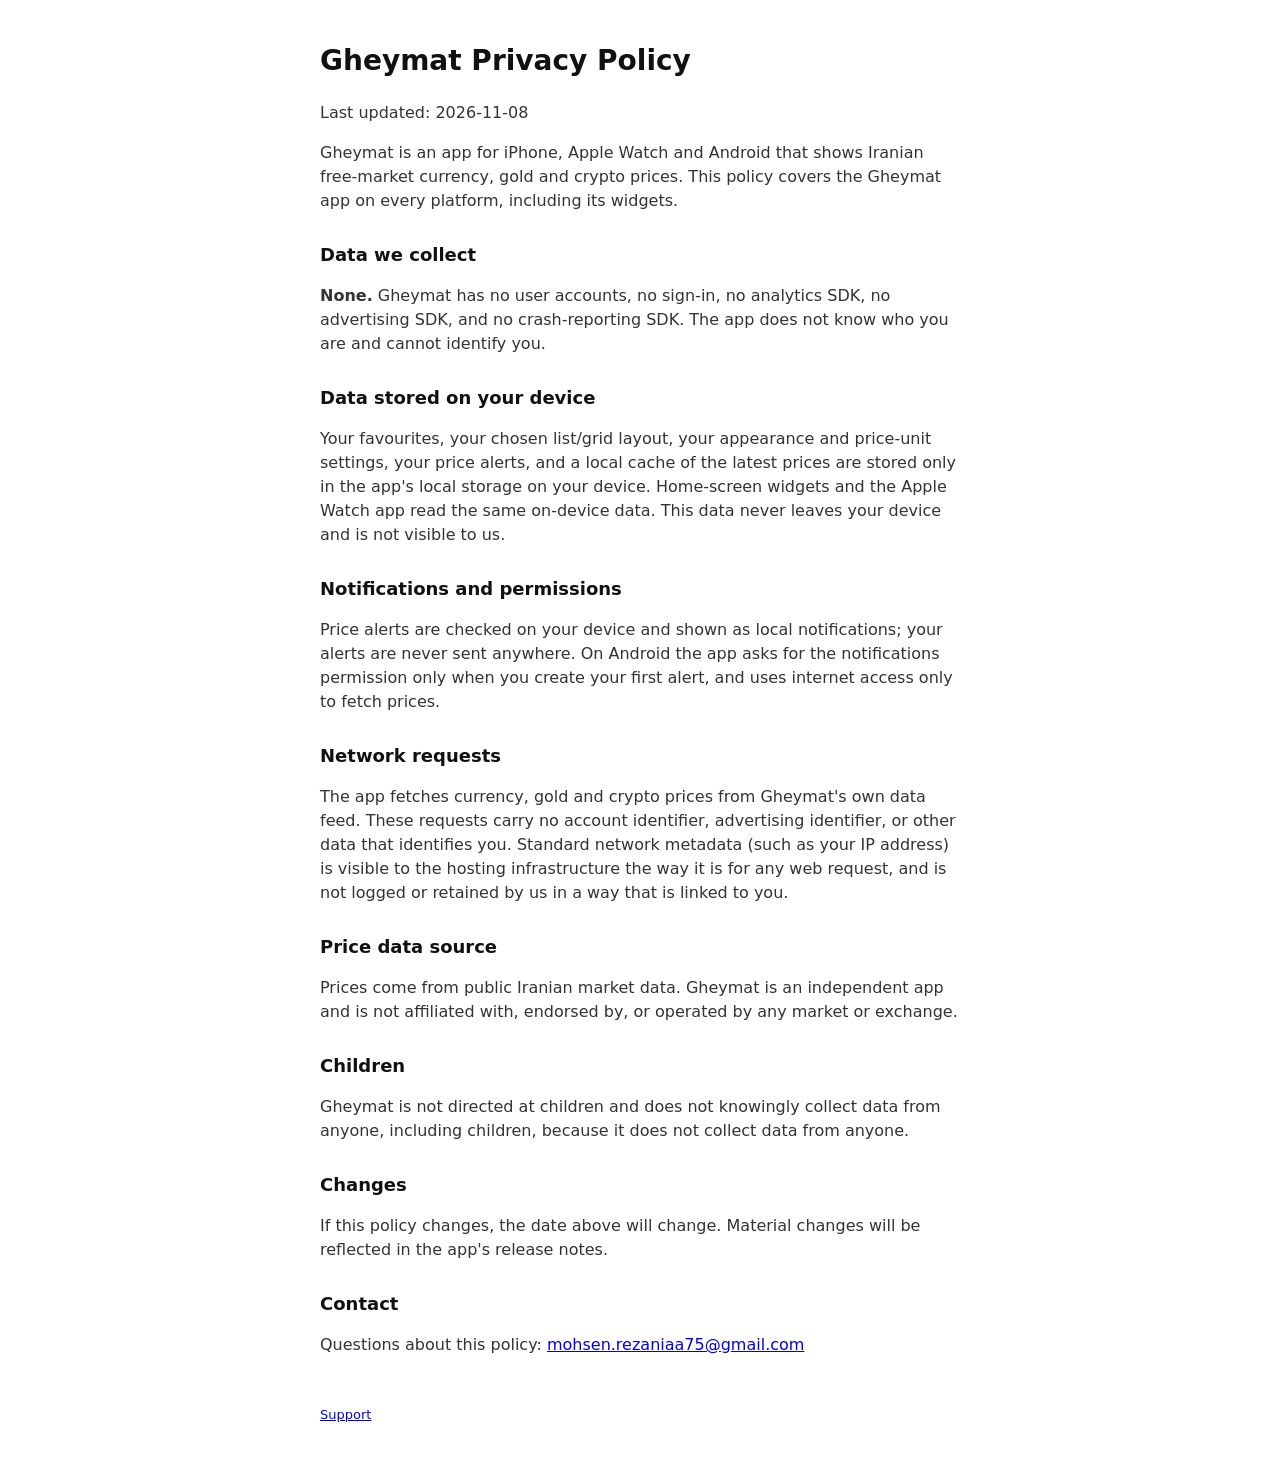
<file: privacy.html>
<!doctype html><meta charset="utf-8"><meta name="viewport" content="width=device-width, initial-scale=1"><title>Gheymat Privacy Policy</title>
<style>body{font:16px/1.5 -apple-system,system-ui,sans-serif;max-width:640px;margin:40px auto;padding:0 20px;color:#111}
h1{font-size:28px}h2{font-size:18px;margin-top:28px}p,li{color:#333}footer{margin-top:48px;color:#777;font-size:13px}</style>
<h1>Gheymat Privacy Policy</h1>
<p>Last updated: 2026-11-08</p>
<p>Gheymat is an app for iPhone, Apple Watch and Android that shows Iranian free-market currency, gold and crypto
prices. This policy covers the Gheymat app on every platform, including its widgets.</p>
<h2>Data we collect</h2>
<p><strong>None.</strong> Gheymat has no user accounts, no sign-in, no analytics SDK, no advertising SDK, and no
crash-reporting SDK. The app does not know who you are and cannot identify you.</p>
<h2>Data stored on your device</h2>
<p>Your favourites, your chosen list/grid layout, your appearance and price-unit settings, your price alerts, and a
local cache of the latest prices are stored only in the app's local storage on your device. Home-screen widgets and
the Apple Watch app read the same on-device data. This data never leaves your device and is not visible to us.</p>
<h2>Notifications and permissions</h2>
<p>Price alerts are checked on your device and shown as local notifications; your alerts are never sent anywhere.
On Android the app asks for the notifications permission only when you create your first alert, and uses internet
access only to fetch prices.</p>
<h2>Network requests</h2>
<p>The app fetches currency, gold and crypto prices from Gheymat's own data feed. These requests carry no
account identifier, advertising identifier, or other data that identifies you. Standard network metadata (such
as your IP address) is visible to the hosting infrastructure the way it is for any web request, and is not
logged or retained by us in a way that is linked to you.</p>
<h2>Price data source</h2>
<p>Prices come from public Iranian market data. Gheymat is an independent app and is not affiliated with, endorsed
by, or operated by any market or exchange.</p>
<h2>Children</h2>
<p>Gheymat is not directed at children and does not knowingly collect data from anyone, including children,
because it does not collect data from anyone.</p>
<h2>Changes</h2>
<p>If this policy changes, the date above will change. Material changes will be reflected in the app's release
notes.</p>
<h2>Contact</h2>
<p>Questions about this policy: <a href="mailto:mohsen.rezaniaa75@gmail.com">mohsen.rezaniaa75@gmail.com</a></p>
<footer><a href="support.html">Support</a></footer>
</file>
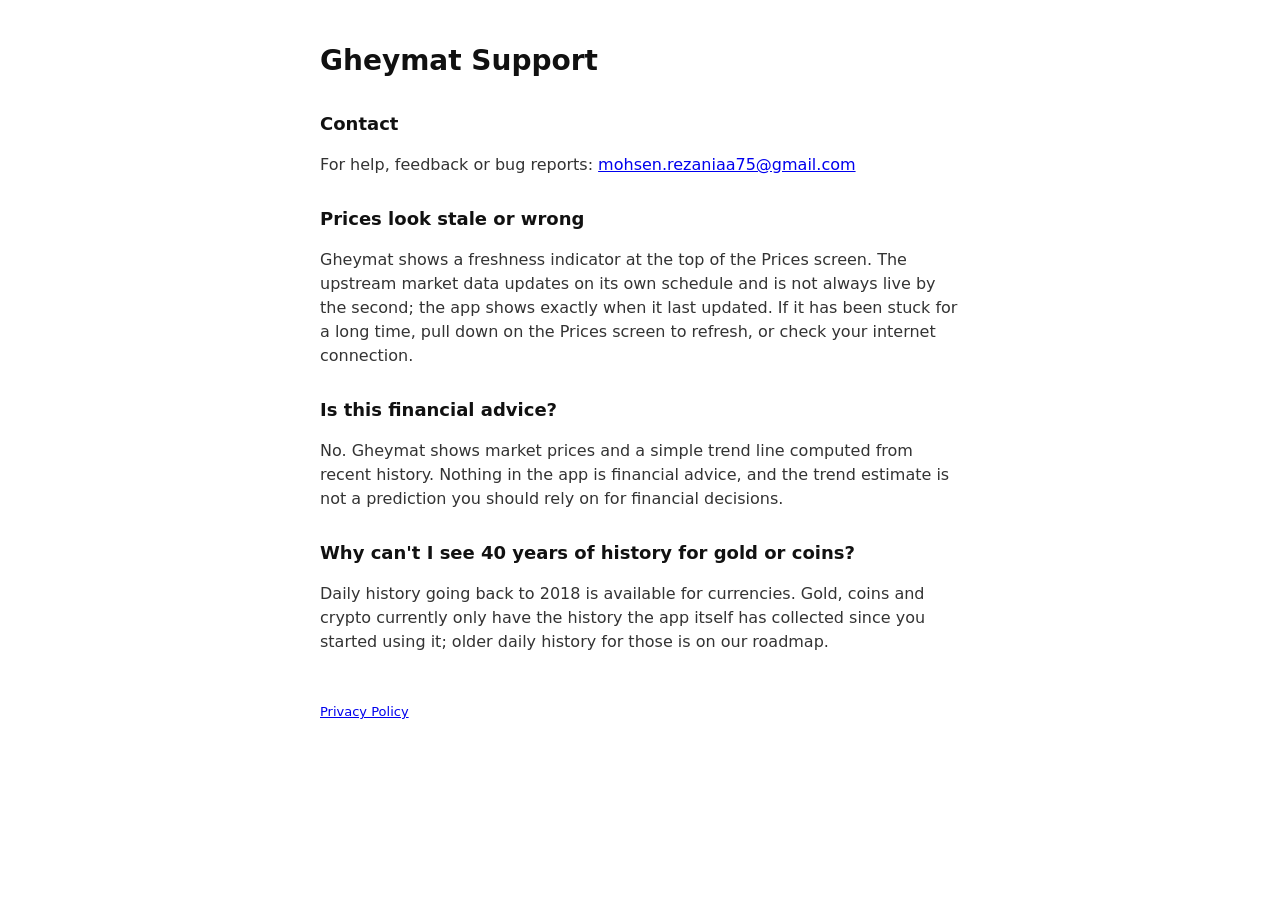
<file: support.html>
<!doctype html><meta charset="utf-8"><meta name="viewport" content="width=device-width, initial-scale=1"><title>Gheymat Support</title>
<style>body{font:16px/1.5 -apple-system,system-ui,sans-serif;max-width:640px;margin:40px auto;padding:0 20px;color:#111}
h1{font-size:28px}h2{font-size:18px;margin-top:28px}p,li{color:#333}footer{margin-top:48px;color:#777;font-size:13px}</style>
<h1>Gheymat Support</h1>
<h2>Contact</h2>
<p>For help, feedback or bug reports: <a href="mailto:mohsen.rezaniaa75@gmail.com">mohsen.rezaniaa75@gmail.com</a></p>
<h2>Prices look stale or wrong</h2>
<p>Gheymat shows a freshness indicator at the top of the Prices screen. The upstream market data updates on its
own schedule and is not always live by the second; the app shows exactly when it last updated. If it has been
stuck for a long time, pull down on the Prices screen to refresh, or check your internet connection.</p>
<h2>Is this financial advice?</h2>
<p>No. Gheymat shows market prices and a simple trend line computed from recent history. Nothing in the app is
financial advice, and the trend estimate is not a prediction you should rely on for financial decisions.</p>
<h2>Why can't I see 40 years of history for gold or coins?</h2>
<p>Daily history going back to 2018 is available for currencies. Gold, coins and crypto currently only have the
history the app itself has collected since you started using it; older daily history for those is on our
roadmap.</p>
<footer><a href="privacy.html">Privacy Policy</a></footer>
</file>
